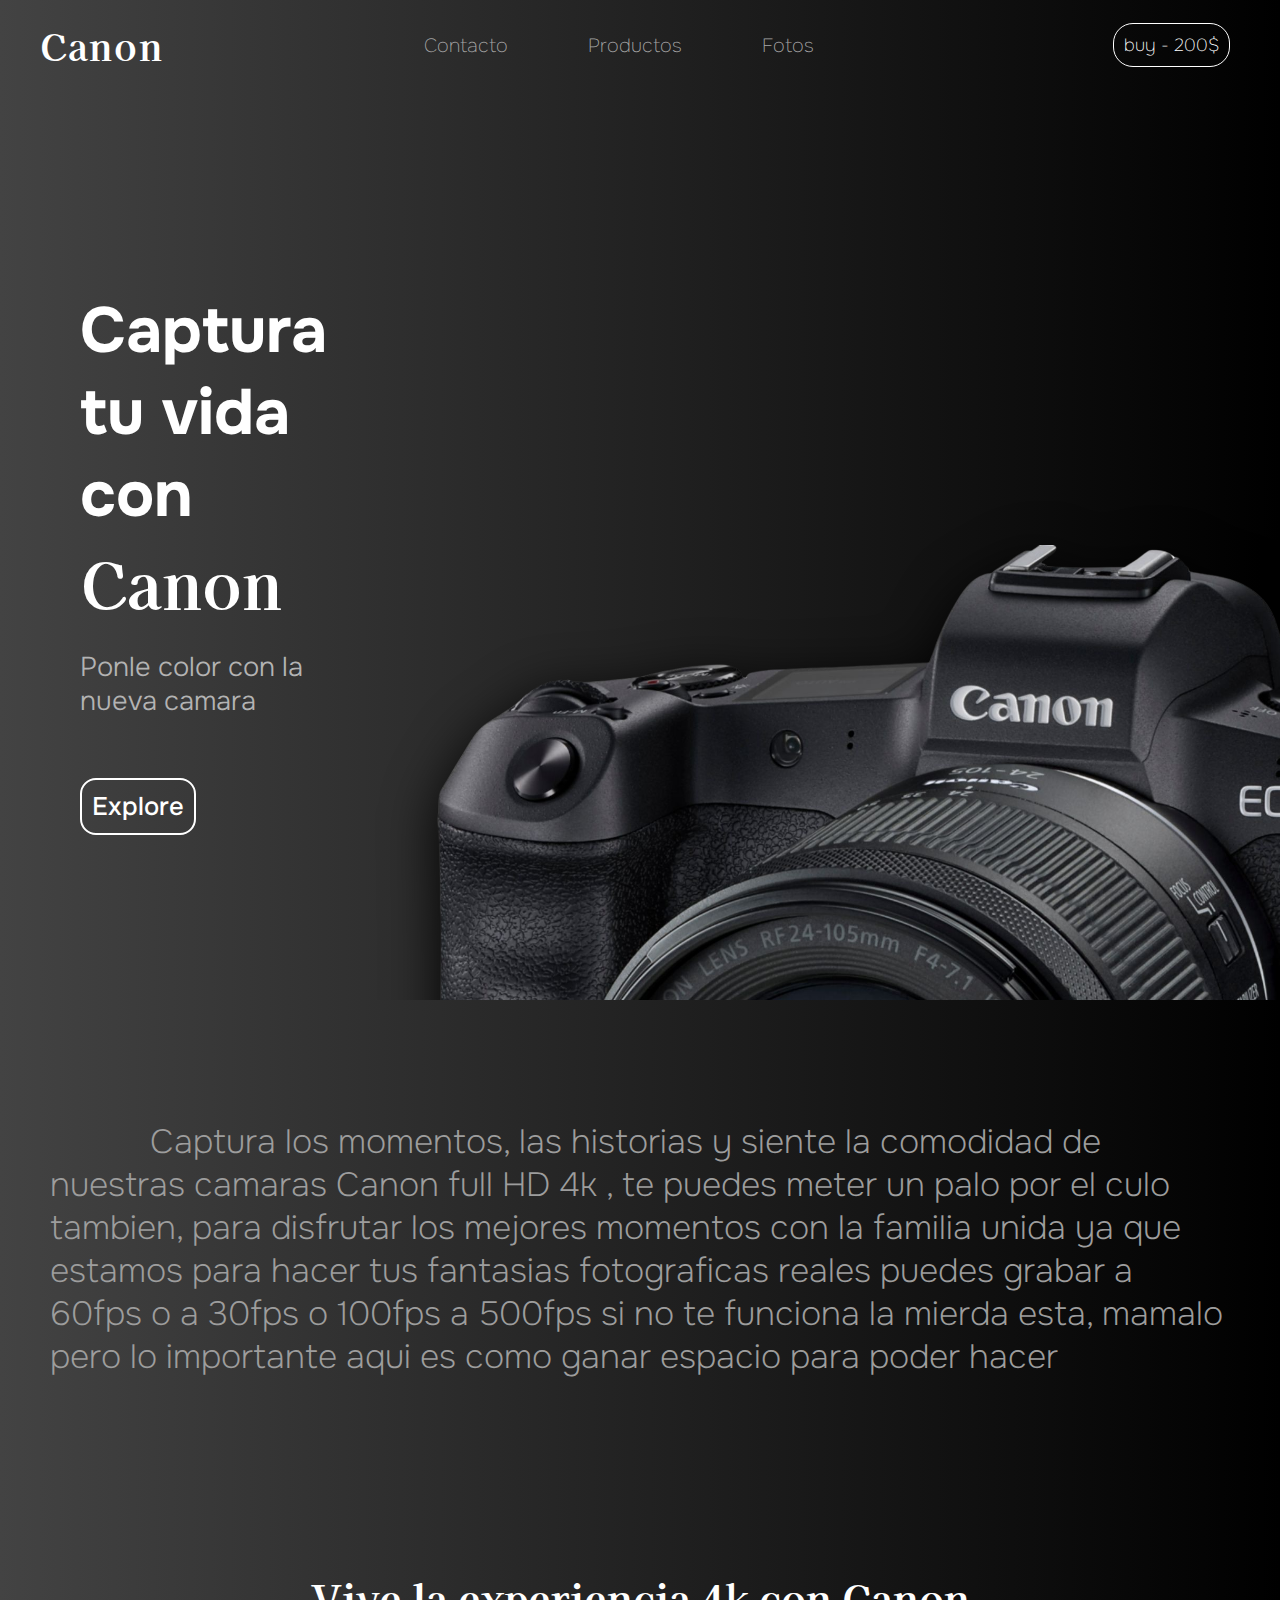
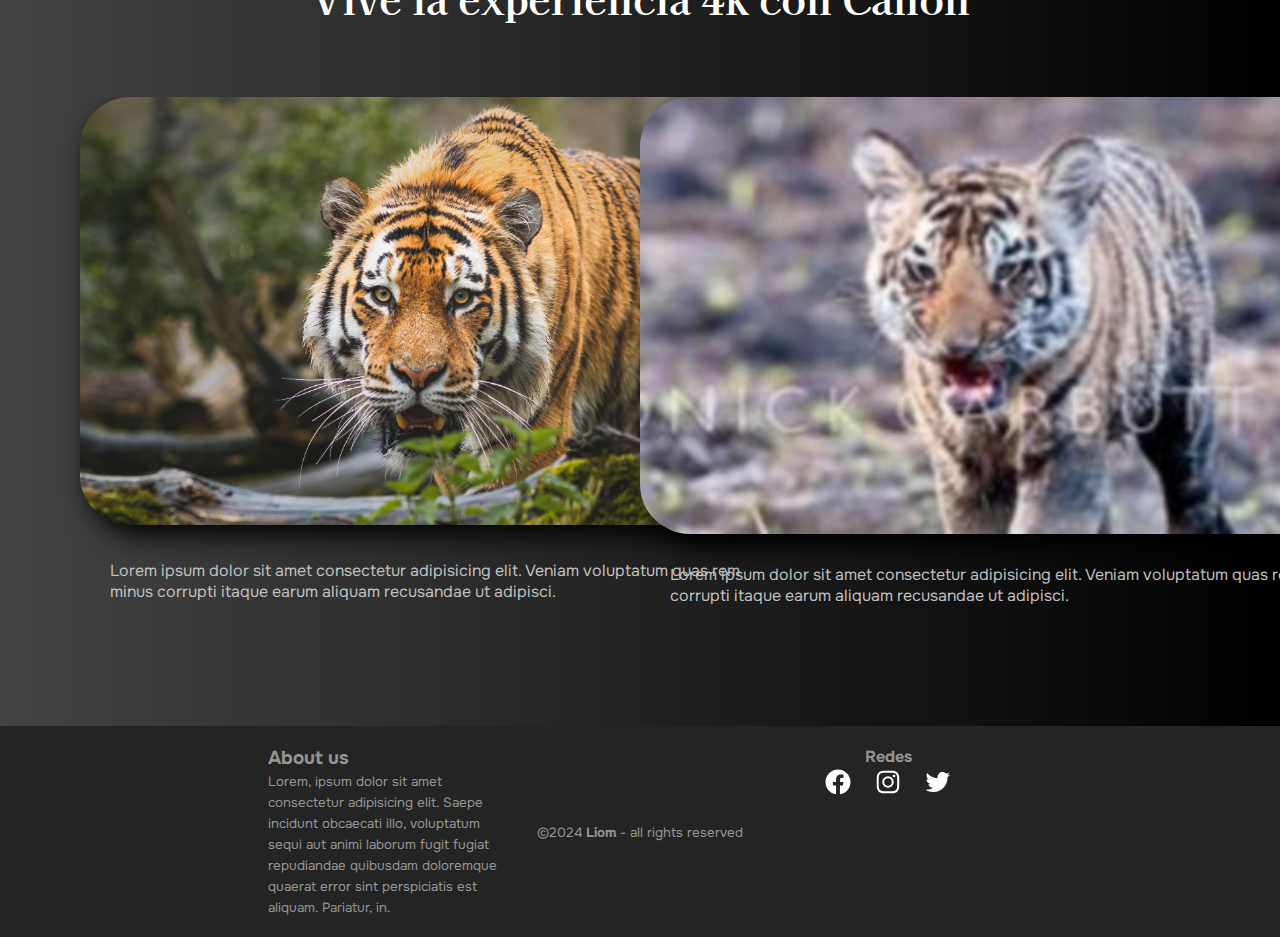
<file: html/index.html>
<!DOCTYPE html>
<html lang="en">
<head>
    <meta charset="UTF-8">
    <meta name="viewport" content="width=device-width, initial-scale=1.0">
    <title>Document</title>
</head>
<body>


<header class="header">

   

<nav class="navbar container">
    <div class="logo">Canon</div>

    <ul class="list">
       <li class="items"><a href="./ubicacion.html" class="links">Contacto</a></li>
       <li class="items"><a href="./productos.html" class="links">Productos</a></li>
       <li class="items"><a href="./fotos.html" class="links">Fotos</a></li>
       
    </ul>


    <div class="cta_buy">
<a href="#" class="buy"> buy - 200$ </a>
    </div>

    <div class="menu"><img src="../Assets/icon.svg" alt="Menuu" class="icon">></div>


</nav>



























<section class="main container">

    <div class="txt">
        
        <h1 class="title">Captura tu vida con  <span>Canon</span></h1>
        <p class="para">Ponle color con la nueva camara</p>
        <a href="./productos.html" class="cta1">Explore</a>

    </div>

    <div class="model_container">

    <div class="model">

        <h3 class="cam_model">   Canon EOS R6 Mark II RF24-105mm F4 L IS USM KIT 
        </h3>

        <ul class="speclist">
            <li class="specsitems">High image quality featuring a new 24.2 megapixel full-frame CMOS sensor</li>
            <li class="specsitems">DIGIC X Image Processor with an ISO range of 100-102400, expandable to 204800</li>
            <li class="specsitems">High-speed continuous shooting of up to 12 fps with mechanical shutter and up </li>
            <li class="specsitems">Dual Pixel CMOS AF II covering up to 100% x 100% area with 1,053 AF zones</li>
        </ul>



    </div>

</div>

<figure class="imag"><img src="../Assets/canon-removebg.png" alt="can" class="backimg"></figure>


</section>
</header>








































<section class="container section2">

<article class="article">

    <div class="text1">

    <P class="para2"> <span> Captura los momentos, las historias y siente la comodidad de nuestras camaras Canon full HD 4k  </span>, te puedes meter un palo por el culo tambien, para disfrutar los mejores momentos con la familia unida ya que estamos para hacer tus fantasias fotograficas reales puedes grabar a 60fps o a 30fps o 100fps a 500fps si no te funciona la mierda esta, mamalo pero lo importante aqui es como ganar espacio para poder hacer  </P>



    

</article>

</section>





















<section class="partII">

<article class="artII">

    <div class="txt2">
    <h2 class="4k"> Vive la experiencia 4k con Canon</h2>
</div>








<div class="containerxp container">

    <div class="image4kI">
        <img src="../Assets/1127366.jpg" alt="Ig" class="imgI">

          <p class="lor">Lorem ipsum dolor sit amet consectetur adipisicing elit. Veniam voluptatum quas rem minus corrupti itaque earum aliquam recusandae ut adipisci.</p>
    </div>




    <div class="imagebq">
        <img src="../Assets/bd.jpg" alt="Ig" class="imgbq">

        <p class="lore">Lorem ipsum dolor sit amet consectetur adipisicing elit. Veniam voluptatum quas rem minus corrupti itaque earum aliquam recusandae ut adipisci.</p>
    </div>



</div>


















</article>




</section>




<footer class="footer">
    <div class="group1">
        <div class="box">
            <div class="box55"><h3>About us</h3>
            </div>
            <small>Lorem, ipsum dolor sit amet consectetur adipisicing elit. Saepe incidunt obcaecati illo, voluptatum sequi aut animi laborum fugit fugiat repudiandae quibusdam doloremque quaerat error sint perspiciatis est aliquam. Pariatur, in.</small>

        </div>
    
        
    <div class="grupo2">
       <div class="derechos"><small>&copy;2024 <b>Liom</b> - all rights reserved</small></div> 
    </div>


      
    <div class="box1">
        <div class="h44"><h4>Redes</h4></div>

        <div class="redes">
            <img src="../Assets/facebook.svg" alt="" class="ima">
            <img src="../Assets/insta.svg" alt="insta" class="ima">
            <img src="../Assets/twitter.svg" alt="twi" class="ima">
        </div>

    
    </div>
    
</div>
</footer>

    
</body>





<link rel="stylesheet" href="../css/index/header.css">
<link rel="stylesheet" href="../css/index/main.css">
<link rel="stylesheet" href="../css/index/article.css">
<link rel="stylesheet" href="../css/index/articlepart2.css">
<link rel="stylesheet" href="../css/index/footer.css">
</html>
</file>
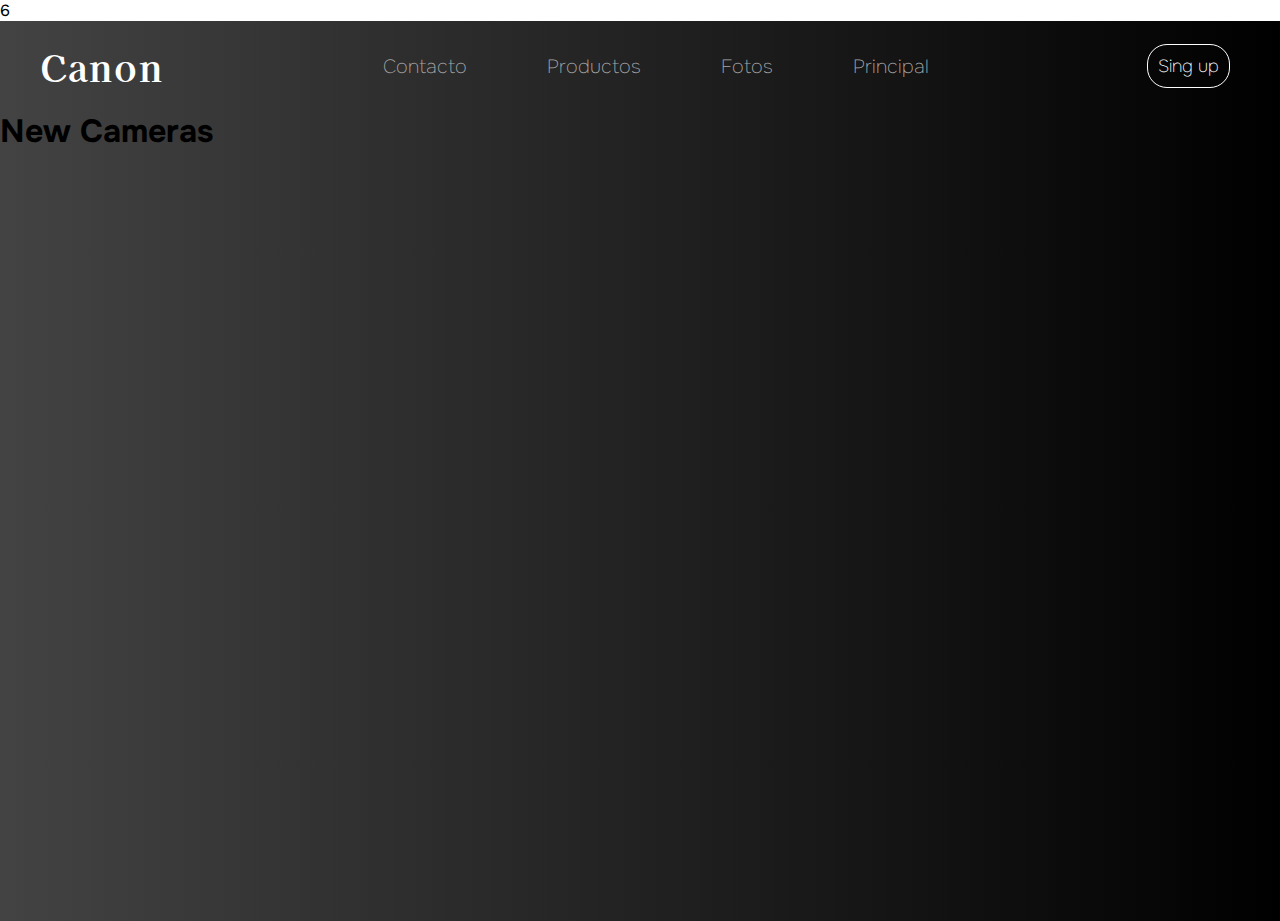
<file: html/productos.html>
<!DOCTYPE html>
<html lang="en">
<head>
    <meta charset="UTF-8">
    <meta name="viewport" content="width=device-width, initial-scale=1.0">
    <title>Productos</title>
</head>
<body>
    6
</body>

<header class="header">

   

    <nav class="navbar container">
        <div class="logo">Canon</div>
    
        <ul class="list">
           <li class="items"><a href="#" class="links">Contacto</a></li>
           <li class="items"><a href="#" class="links">Productos</a></li>
           <li class="items"><a href="#" class="links">Fotos</a></li>
           <li class="items"><a href="./index.html" class="links">Principal</a></li>
        </ul>
    
    
        <div class="cta_buy">
    <a href="#" class="buy"> Sing up</a>
        </div>
    
        <div class="menu"><img src="../Assets/icon.svg" alt="Menuu" class="icon">></div>
    
    
    </nav>



    <main class="container main">
        <div class="wrap">
            <header class="sectitle">
                <h1 class="tit">New Cameras</h1>



            </header>

</header>











        </div>







    </main>
        


























































<link rel="stylesheet" href="../css/productos_header2.css">
</html>
</file>
<file: css/index/header.css>
@import url("https://fonts.googleapis.com/css2?family=Onest:wght@100;200;300;400;500;700;800;900&display=swap");
@import url("https://fonts.googleapis.com/css2?family=Kaisei+Opti:wght@400;500;700&display=swap");
@import url("https://fonts.googleapis.com/css2?family=Kdam+Thmor+Pro&display=swap");
@import url("https://fonts.googleapis.com/css2?family=Mohave:ital,wght@0,300;0,400;0,500;0,600;0,700;1,300;1,400;1,500;1,600;1,700&display=swap");
@import url("https://fonts.googleapis.com/css2?family=Offside&display=swap");
body {
  font-family: "Onest", sans-serif;
}

.container {
  width: 100%;
  margin: 0 auto;
  overflow: hidden;
}

.header {
  display: grid;
  max-height: 1000px;
  min-height: 100vh;
  background-image: linear-gradient(to right, #434343 0%, black 100%);
  grid-template-rows: max-content 1fr;
  grid-template-areas: "menu" "content";
  /* HEADER CONTENT */
}
.header .navbar {
  grid-area: menu;
  display: grid;
  justify-content: space-between;
  grid-auto-flow: column;
  align-items: center;
  height: 90px;
}
.header .navbar .logo {
  font-size: 2.3em;
  color: #fff;
  font-weight: 700;
  font-family: "Kaisei Opti", serif;
  letter-spacing: 1px;
  margin-left: 40px;
}
.header .navbar .list {
  display: grid;
  grid-auto-flow: column;
  list-style: none;
  gap: 5em;
  margin-right: 40px;
}
.header .navbar .links {
  color: #a8a8a8;
  text-decoration: none;
  font-size: 1.2em;
  font-weight: 100;
}
.header .navbar .buy {
  text-decoration: none;
  color: #fff;
  font-size: 1.1em;
  font-weight: 100;
  border: solid #fff 1.5px;
  padding: 10px;
  border-radius: 20px;
  margin-right: 50px;
}
.header .navbar .menu {
  display: none;
}
.header .navbar .menu .icon {
  width: 30px;
}
.header .main {
  grid-area: content;
  display: grid;
  grid-template-columns: 1fr 1fr;
}
.header .main .txt {
  display: flex;
  flex-direction: column;
  padding-top: 200px;
  justify-content: start;
  align-items: start;
  align-content: start;
  gap: 20px;
  color: #fff;
}
.header .main .title {
  font-size: 4em;
  font-weight: 700;
  margin-left: 80px;
}
.header .main .title span {
  font-family: "Kaisei Opti", serif;
  font-size: 1em;
  font-weight: 800;
}
.header .main .para {
  font-size: 1.7em;
  margin-left: 80px;
  font-weight: 300;
  color: #b3b3b3;
}
.header .main .cta1 {
  display: flex;
  color: #fff;
  text-decoration: none;
  font-size: 1.6em;
  margin-left: 80px;
  margin-top: 40px;
  font-weight: 500;
  border: solid #fff 2px;
  padding: 10px;
  border-radius: 16px;
}
.header .main .cta1:hover {
  background-color: #fff;
  color: #000;
}
.header .main .imagback {
  display: grid;
  grid-column-start: 2;
  grid-column-end: 3;
}
.header .main .backimg {
  width: 1000px;
  position: relative;
  bottom: 290px;
  left: 110px;
  filter: drop-shadow(1px 15px 27px #000);
}
.header .main .model_container {
  display: grid;
  justify-content: right;
  align-content: start;
  position: relative;
  top: 280px;
  left: 30px;
  gap: 8px;
  grid-column-start: 1;
  grid-column-end: 2;
}
.header .main .model {
  display: flex;
  flex-direction: column;
  color: #9f9c9c;
  border: solid #979797 2px;
  border-radius: 5px;
  padding: 20px;
  align-items: center;
}
.header .main .speclist {
  font-size: 0.5em;
}
.header .main .cam_model {
  font-size: 1em;
  line-height: 40px;
}

/*# sourceMappingURL=header.css.map */
</file>
<file: css/index/main.css>
* {
  box-sizing: border-box;
  padding: 0;
  margin: 0;
}

/*# sourceMappingURL=main.css.map */
</file>
<file: css/index/article.css>
.section2 {
  width: 100%;
  margin: 0 auto;
  overflow: hidden;
}

.article {
  background-image: linear-gradient(to right, #434343 0%, black 100%);
  display: grid;
}
.article .text1 {
  display: grid;
  margin-top: 120px;
  justify-content: center;
  align-items: center;
  color: #9d9d9d;
  font-weight: 200;
  margin-left: 50px;
  margin-right: 50px;
}
.article .text1 p {
  font-size: 2.1em;
}
.article .text1 p span {
  margin-left: 100px;
}

/*# sourceMappingURL=article.css.map */
</file>
<file: css/index/articlepart2.css>
.partII {
  width: 100%;
  margin: 0 auto;
  overflow: hidden;
  display: grid;
}

.artII {
  background-image: linear-gradient(to right, #434343 0%, black 100%);
  display: grid;
  padding-top: 70px;
  padding-bottom: 90px;
}

.txt2 {
  display: grid;
  justify-content: center;
  margin-top: 120px;
  font-size: 1.7em;
  padding-bottom: 70px;
  font-family: "Kaisei Opti", serif;
  font-weight: 900;
  color: #fff;
}

.containerxp {
  display: grid;
  grid-template-columns: 1fr 1fr;
}
.containerxp .image4kI {
  display: grid;
  grid-column-start: 1;
  grid-column-end: 2;
  width: 100px;
  margin-left: 80px;
}
.containerxp .image4kI p {
  padding: 30px;
  color: #bfbfbf;
}
.containerxp .image4kI .imgI {
  border-radius: 50px;
  width: 700px;
  filter: drop-shadow(10px 10px 14px #000);
}
.containerxp .imagebq {
  display: grid;
  grid-column-start: 2;
  grid-column-end: 3;
  width: 100px;
}
.containerxp .imagebq p {
  padding: 30px;
  color: #bfbfbf;
}
.containerxp .imagebq .imgbq {
  border-radius: 50px;
  width: 750px;
  filter: drop-shadow(12px 12px 14px #000);
}

/*# sourceMappingURL=articlepart2.css.map */
</file>
<file: css/index/footer.css>
.footer {
  background-color: #242424;
  color: #949494;
}

.box {
  grid-column: 2/3;
}

.group1 {
  display: grid;
  grid-template-columns: repeat(5, 1fr);
}

.box1 {
  display: grid;
  align-content: start;
}

.box1 .h44 {
  display: flex;
  justify-content: center;
}

.box1 .redes {
  display: flex;
  gap: 20px;
  justify-content: center;
}

.grupo2 {
  display: grid;
  align-items: center;
  justify-content: center;
}

.ima {
  width: 30px;
}

.footer {
  padding: 20px;
}

/*# sourceMappingURL=footer.css.map */
</file>
<file: css/productos_header2.css>
@import url("https://fonts.googleapis.com/css2?family=Onest:wght@100;200;300;400;500;700;800;900&display=swap");
@import url("https://fonts.googleapis.com/css2?family=Kaisei+Opti:wght@400;500;700&display=swap");
@import url("https://fonts.googleapis.com/css2?family=Kdam+Thmor+Pro&display=swap");
@import url("https://fonts.googleapis.com/css2?family=Mohave:ital,wght@0,300;0,400;0,500;0,600;0,700;1,300;1,400;1,500;1,600;1,700&display=swap");
@import url("https://fonts.googleapis.com/css2?family=Offside&display=swap");
body {
  font-family: "Onest", sans-serif;
}

* {
  box-sizing: border-box;
  margin: 0;
}

.container {
  width: 100%;
  margin: 0 auto;
  overflow: hidden;
}

.header {
  display: grid;
  max-height: 1150px;
  min-height: 100vh;
  background-image: linear-gradient(to right, #434343 0%, black 100%);
  grid-template-rows: max-content 1fr;
  grid-template-areas: "menu";
}
.header .navbar {
  grid-area: menu;
  display: grid;
  justify-content: space-between;
  grid-auto-flow: column;
  align-items: center;
  height: 90px;
}
.header .navbar .logo {
  font-size: 2.3em;
  color: #fff;
  font-weight: 700;
  font-family: "Kaisei Opti", serif;
  letter-spacing: 1px;
  margin-left: 40px;
}
.header .navbar .list {
  display: grid;
  grid-auto-flow: column;
  list-style: none;
  gap: 5em;
  margin-right: 40px;
}
.header .navbar .links {
  color: #a8a8a8;
  text-decoration: none;
  font-size: 1.2em;
  font-weight: 100;
}
.header .navbar .buy {
  text-decoration: none;
  color: #fff;
  font-size: 1.1em;
  font-weight: 100;
  border: solid #fff 1.5px;
  padding: 10px;
  border-radius: 20px;
  margin-right: 50px;
}
.header .navbar .menu {
  display: none;
}
.header .navbar .menu .icon {
  width: 30px;
}

/*# sourceMappingURL=productos_header2.css.map */
</file>
